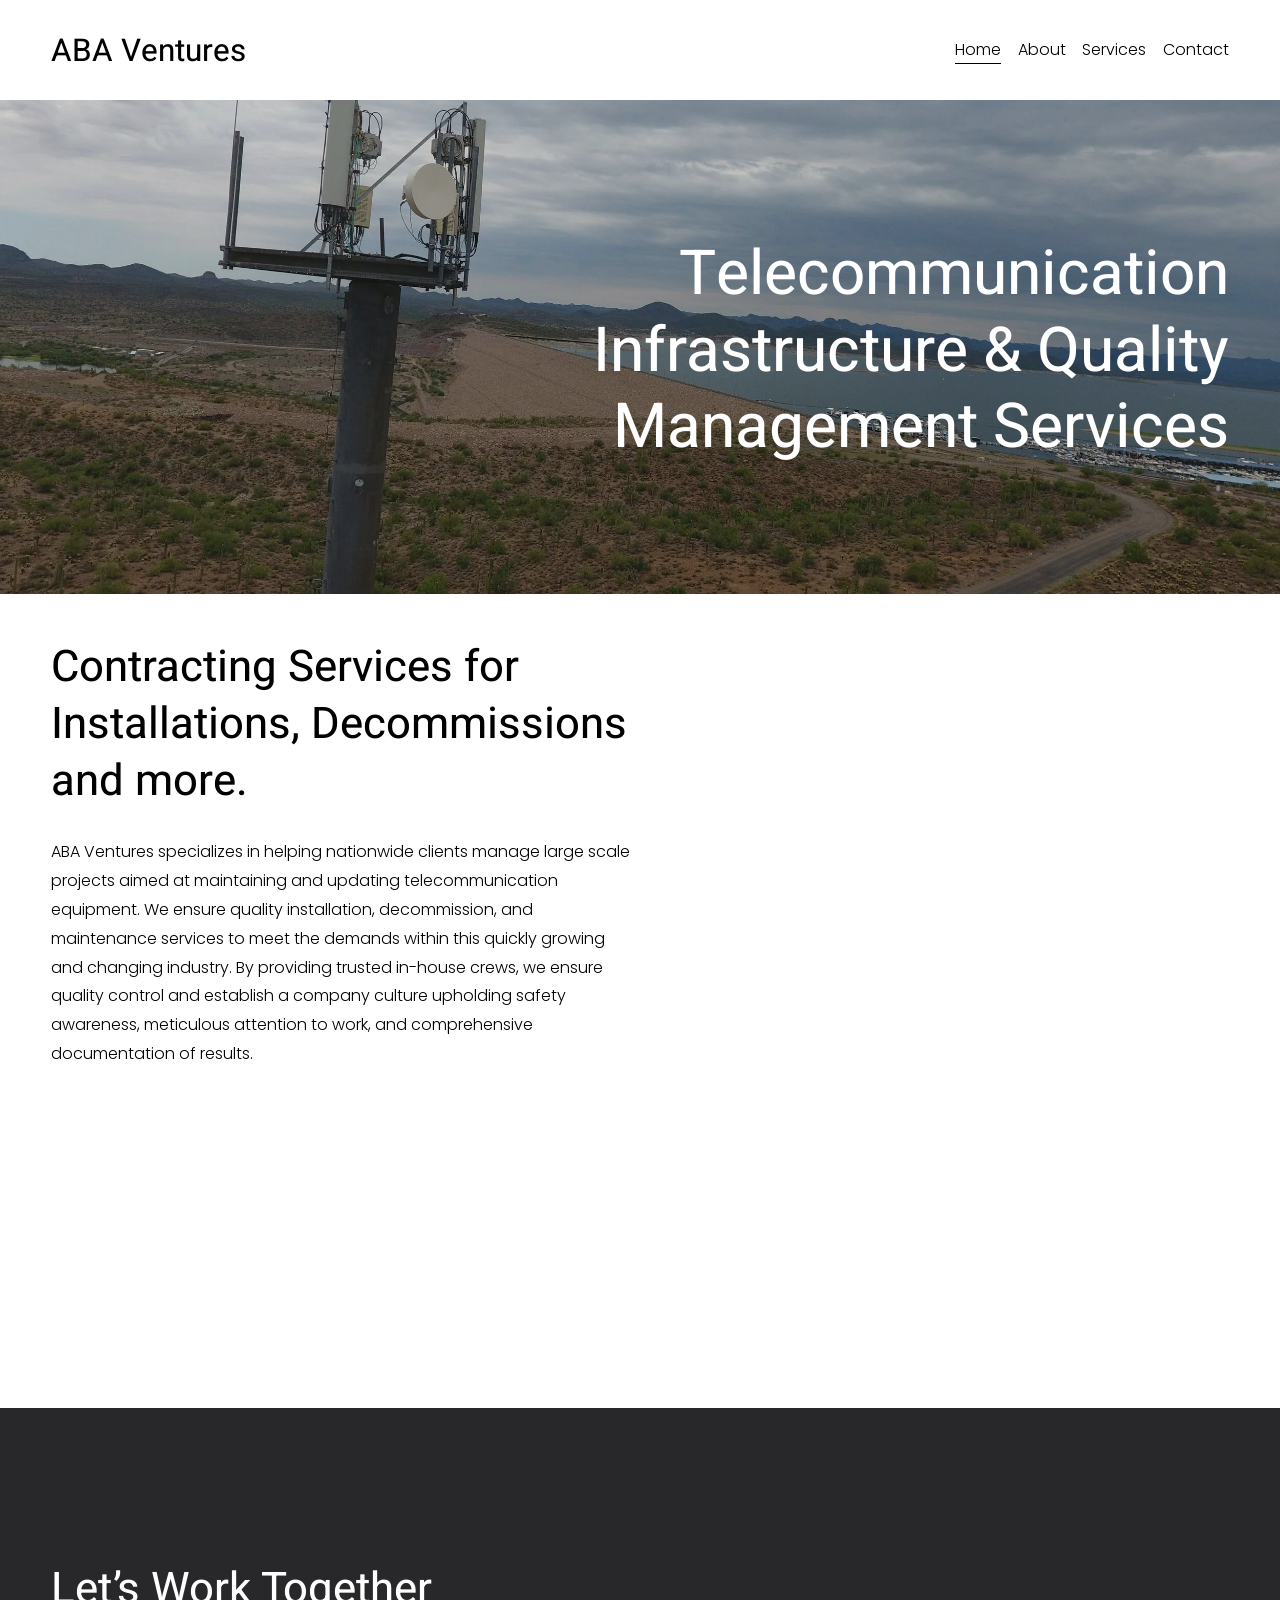
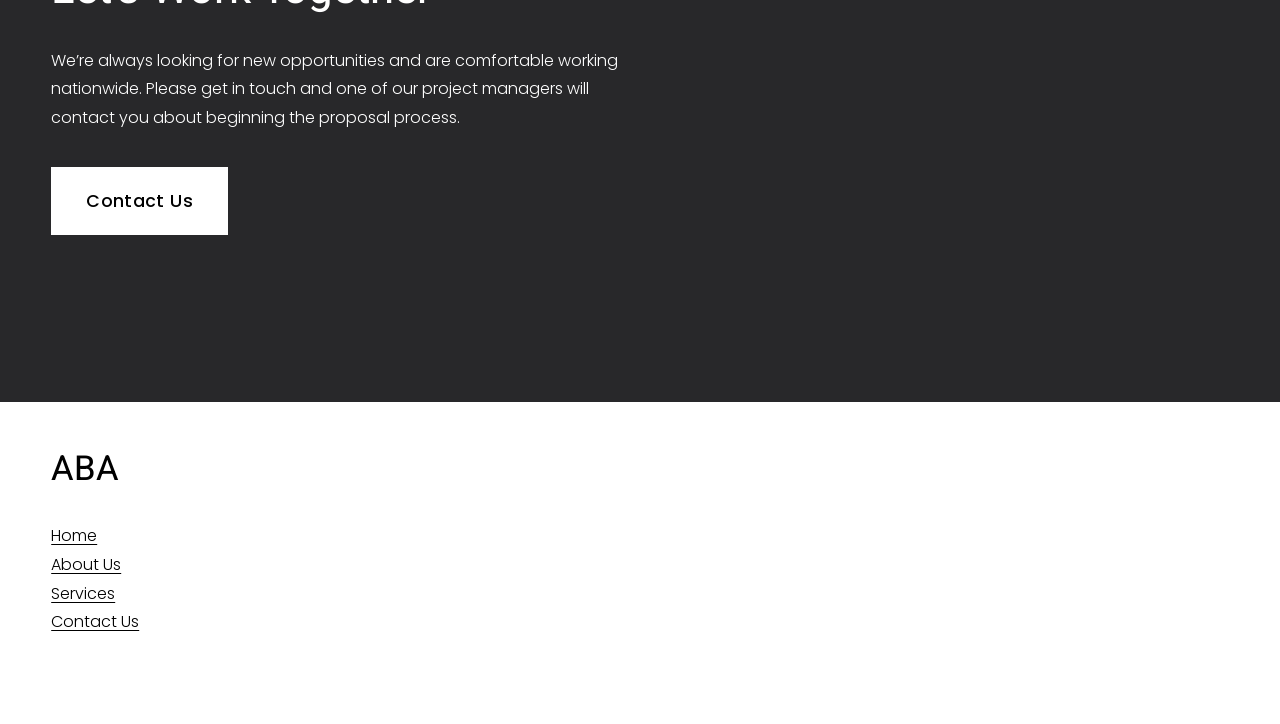
<file: index.html>
<!DOCTYPE html>
<html lang="en">
<head>
  <meta charset="utf-8">
  <meta name="viewport" content="width=device-width, initial-scale=1">
  <title>ABA Ventures</title>
  <meta name="description" content="ABA Ventures provides telecommunication infrastructure contracting and quality management services nationwide: installations, cell site decommissioning, and project management.">
  <link rel="canonical" href="https://www.abaventures.net/">
  <meta property="og:type" content="website">
  <meta property="og:site_name" content="ABA Ventures">
  <meta property="og:title" content="ABA Ventures">
  <meta property="og:description" content="ABA Ventures provides telecommunication infrastructure contracting and quality management services nationwide: installations, cell site decommissioning, and project management.">
  <meta property="og:url" content="https://www.abaventures.net/">
  <meta property="og:image" content="https://www.abaventures.net/images/hero-tower.jpg">
  <meta name="twitter:card" content="summary_large_image">
  <link rel="icon" href="favicon.svg" type="image/svg+xml">
  <link rel="preload" href="fonts/poppins-300-latin.woff2" as="font" type="font/woff2" crossorigin>
  <link rel="preload" href="fonts/heebo-latin.woff2" as="font" type="font/woff2" crossorigin>
  <link rel="stylesheet" href="css/style.css">
</head>
<body>
  <a class="skip" href="#main">Skip to Content</a>
  <header class="header">
    <div class="header-inner">
      <p class="site-title"><a href="./">ABA Ventures</a></p>
      <nav class="nav" aria-label="Main"><a href="" aria-current="page">Home</a><a href="about/">About</a><a href="services/">Services</a><a href="contact/">Contact</a></nav>
      <button class="burger" type="button" aria-label="Open Menu" aria-expanded="false" aria-controls="mobile-menu"><span class="burger-box"><span></span><span></span></span></button>
    </div>
    <nav class="mobile-menu" id="mobile-menu" aria-label="Mobile"><ul><li><a href="">Home</a></li><li><a href="about/">About</a></li><li><a href="services/">Services</a></li><li><a href="contact/">Contact</a></li></ul></nav>
  </header>

  <main id="main">
    <section class="section medium theme-image">
      <div class="section-bg"><img src="images/hero-tower.jpg" alt="" width="2500" height="1875" style="object-position: 83.5638% 35.5%" fetchpriority="high"></div>
      <div class="wrap"><div class="content medium align-right">
        <div class="block text-right">
          <h1>Telecommunication Infrastructure &amp; Quality Management Services</h1>
        </div>
      </div></div>
    </section>

    <section class="section small">
      <div class="wrap"><div class="content narrow">
        <div class="block">
          <h2>Contracting Services for Installations, Decommissions and more.</h2>
          <p>ABA Ventures specializes in helping nationwide clients manage large scale projects aimed at maintaining and updating telecommunication equipment. We ensure quality installation, decommission, and maintenance services to meet the demands within this quickly growing and changing industry. By providing trusted in-house crews, we ensure quality control and establish a company culture upholding safety awareness, meticulous attention to work, and comprehensive documentation of results.</p>
        </div>
      </div></div>
    </section>

    <section class="section spacer-section" aria-hidden="true"></section>

    <section class="section medium theme-dark">
      <div class="wrap"><div class="content narrow">
        <div class="block">
          <h2>Let&rsquo;s Work Together</h2>
          <p>We&rsquo;re always looking for new opportunities and are comfortable working nationwide. Please get in touch and one of our project managers will contact you about beginning the proposal process.</p>
        </div>
        <div class="block">
          <a class="button button-light" href="contact/">Contact Us</a>
        </div>
      </div></div>
    </section>
  </main>

  <footer class="footer">
    <section class="section small">
      <div class="wrap"><div class="content medium">
        <div class="block">
          <h3>ABA</h3>
          <p><a href="">Home</a><br><a href="about/">About Us</a><br><a href="services/">Services</a><br><a href="contact/">Contact Us</a></p>
          <p><br></p>
        </div>
      </div></div>
    </section>
  </footer>

  <script>
    (function () {
      var b = document.querySelector(".burger");
      b.addEventListener("click", function () {
        var open = document.body.classList.toggle("menu-open");
        b.setAttribute("aria-expanded", open);
        b.setAttribute("aria-label", open ? "Close Menu" : "Open Menu");
      });
    })();
  </script>
</body>
</html>
</file>
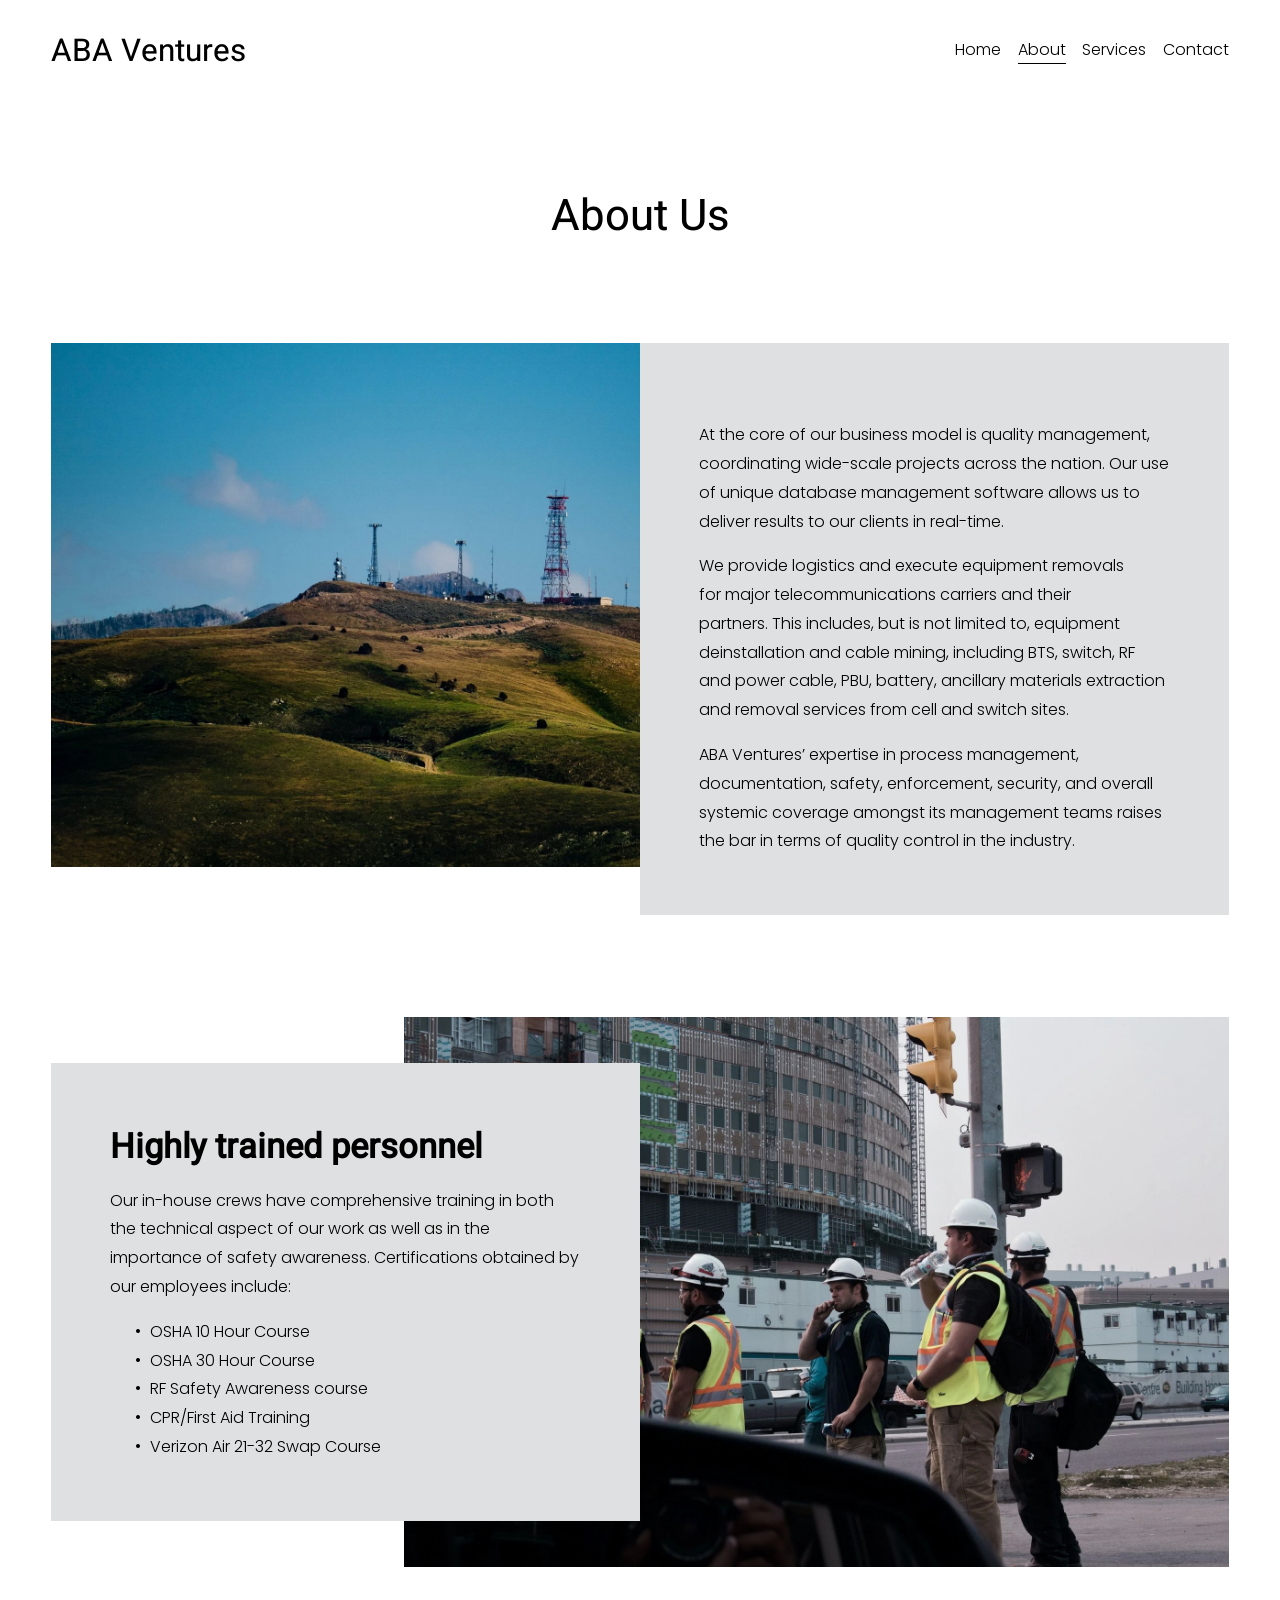
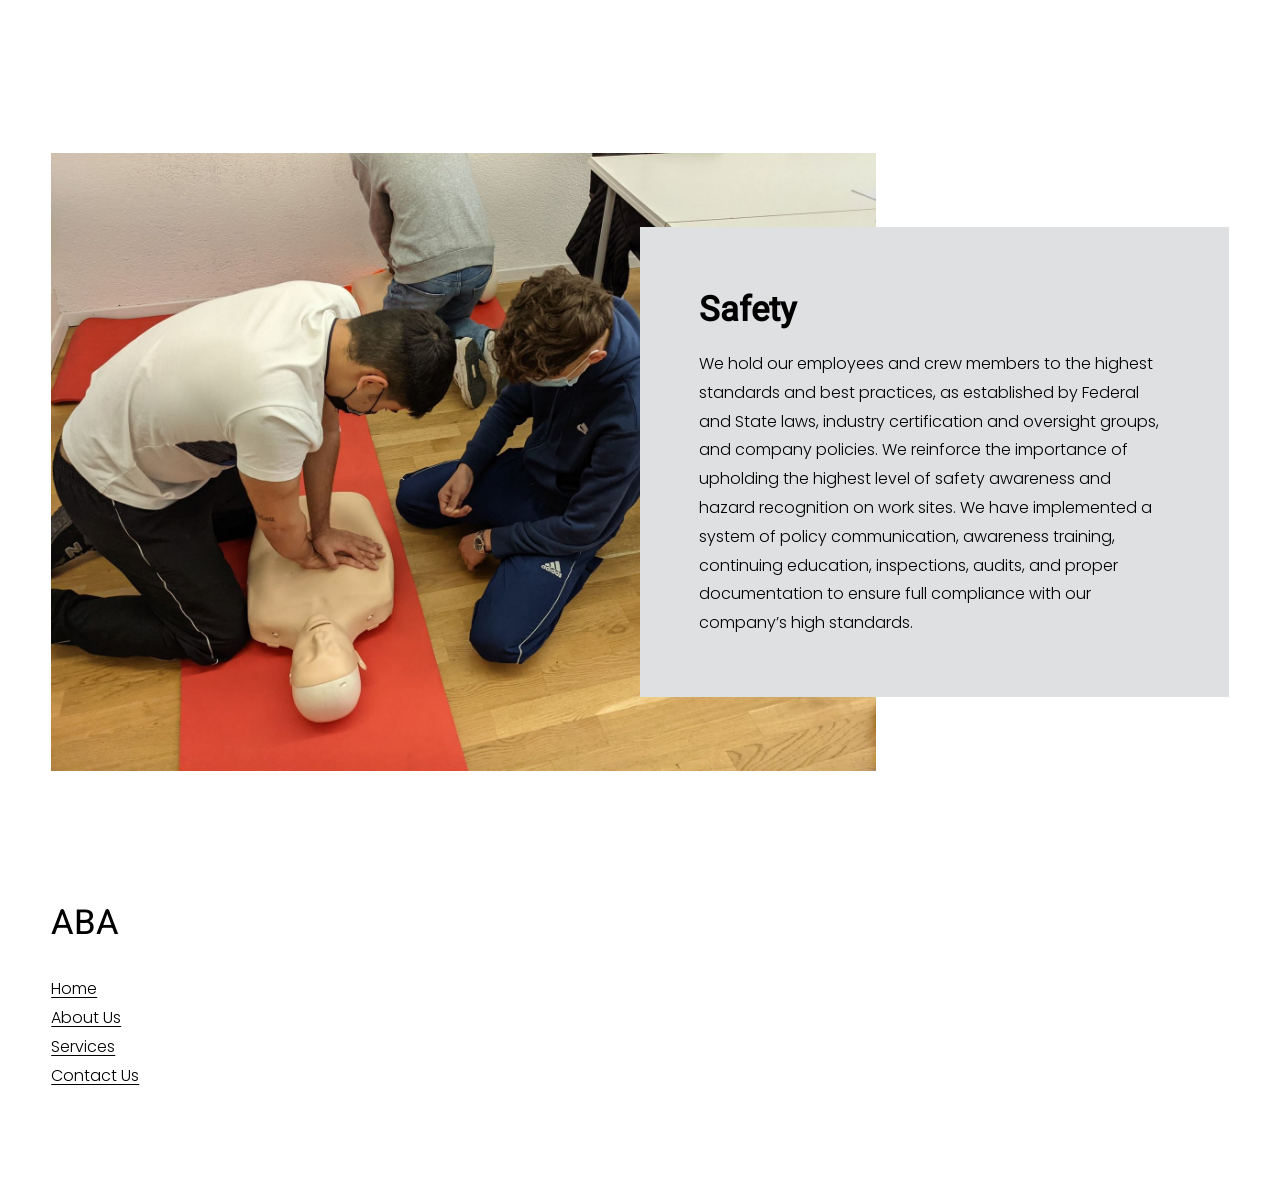
<file: about/index.html>
<!DOCTYPE html>
<html lang="en">
<head>
  <meta charset="utf-8">
  <meta name="viewport" content="width=device-width, initial-scale=1">
  <title>About &mdash; ABA Ventures</title>
  <meta name="description" content="About ABA Ventures: quality-managed telecom equipment removal, logistics, and in-house crews trained in OSHA, RF safety, and carrier-specific procedures.">
  <link rel="canonical" href="https://www.abaventures.net/about/">
  <meta property="og:type" content="website">
  <meta property="og:site_name" content="ABA Ventures">
  <meta property="og:title" content="About &mdash; ABA Ventures">
  <meta property="og:description" content="About ABA Ventures: quality-managed telecom equipment removal, logistics, and in-house crews trained in OSHA, RF safety, and carrier-specific procedures.">
  <meta property="og:url" content="https://www.abaventures.net/about/">
  <meta property="og:image" content="https://www.abaventures.net/images/hero-tower.jpg">
  <meta name="twitter:card" content="summary_large_image">
  <link rel="icon" href="../favicon.svg" type="image/svg+xml">
  <link rel="preload" href="../fonts/poppins-300-latin.woff2" as="font" type="font/woff2" crossorigin>
  <link rel="preload" href="../fonts/heebo-latin.woff2" as="font" type="font/woff2" crossorigin>
  <link rel="stylesheet" href="../css/style.css">
</head>
<body>
  <a class="skip" href="#main">Skip to Content</a>
  <header class="header">
    <div class="header-inner">
      <p class="site-title"><a href="../">ABA Ventures</a></p>
      <nav class="nav" aria-label="Main"><a href="../">Home</a><a href="../about/" aria-current="page">About</a><a href="../services/">Services</a><a href="../contact/">Contact</a></nav>
      <button class="burger" type="button" aria-label="Open Menu" aria-expanded="false" aria-controls="mobile-menu"><span class="burger-box"><span></span><span></span></span></button>
    </div>
    <nav class="mobile-menu" id="mobile-menu" aria-label="Mobile"><ul><li><a href="../">Home</a></li><li><a href="../about/">About</a></li><li><a href="../services/">Services</a></li><li><a href="../contact/">Contact</a></li></ul></nav>
  </header>

  <main id="main">
    <section class="section medium">
      <div class="wrap"><div class="content">
        <div class="block text-center"><h2>About Us</h2></div>
          <div class="block spacer" aria-hidden="true"></div>
          <div class="block">
            <figure class="figure collage">
              <div class="media"><img src="../images/about-1.jpg" alt="Communication towers on top of a green hillside" width="1800" height="1144" loading="lazy"></div>
              <figcaption class="card">
                <div class="title"></div>
                <div class="sub"><p>At the core of our business model is quality management, coordinating wide-scale projects across the nation. Our use of unique database management software allows us to deliver results to our clients in real-time.</p><p>We provide logistics and execute equipment removals for&nbsp;major telecommunications carriers and their partners.&nbsp;This includes, but is not limited to,&nbsp;equipment deinstallation and cable mining, including BTS, switch, RF and power cable, PBU, battery, ancillary materials extraction and removal services from cell and switch sites.</p><p>ABA Ventures&rsquo; expertise in&nbsp;process management, documentation, safety, enforcement, security, and overall systemic coverage amongst its&nbsp;management teams raises the bar in terms of quality control in the industry.</p></div>
              </figcaption>
            </figure>
          </div>
          <div class="block spacer" aria-hidden="true"></div>
          <div class="block">
            <figure class="figure collage flip">
              <div class="media"><img src="../images/about-personnel.jpg" alt="Crew members in hard hats and safety vests at a construction site" width="1800" height="1200" loading="lazy"></div>
              <figcaption class="card">
                <div class="title"><h3><strong>Highly trained personnel</strong></h3></div>
                <div class="sub"><p>Our in-house crews have comprehensive training&nbsp;in both the technical aspect of our work as well as in the importance of safety awareness. Certifications obtained by our employees&nbsp;include:</p><ul class="bullets"><li><p>OSHA 10 Hour Course</p></li><li><p>OSHA 30 Hour Course</p></li><li><p>RF Safety Awareness course</p></li><li><p>CPR/First Aid Training</p></li><li><p>Verizon Air 21-32 Swap Course</p></li></ul></div>
              </figcaption>
            </figure>
          </div>
      </div></div>
    </section>

    <section class="section medium">
      <div class="wrap"><div class="content">
          <div class="block">
            <figure class="figure collage">
              <div class="media"><img src="../images/about-safety.jpg" alt="CPR training on a practice mannequin" width="1800" height="1350" loading="lazy"></div>
              <figcaption class="card">
                <div class="title"><h3><strong>Safety</strong></h3></div>
                <div class="sub"><p>We hold our employees and crew members to the highest standards and best practices, as established by Federal and State laws, industry certification and oversight groups, and company policies. We reinforce the importance of upholding the highest level of safety awareness and hazard recognition on work sites. We have implemented a system of policy communication, awareness training, continuing education, inspections, audits, and proper documentation to ensure full compliance with our company&rsquo;s high standards.</p></div>
              </figcaption>
            </figure>
          </div>
      </div></div>
    </section>
  </main>

  <footer class="footer">
    <section class="section small">
      <div class="wrap"><div class="content medium">
        <div class="block">
          <h3>ABA</h3>
          <p><a href="../">Home</a><br><a href="../about/">About Us</a><br><a href="../services/">Services</a><br><a href="../contact/">Contact Us</a></p>
          <p><br></p>
        </div>
      </div></div>
    </section>
  </footer>

  <script>
    (function () {
      var b = document.querySelector(".burger");
      b.addEventListener("click", function () {
        var open = document.body.classList.toggle("menu-open");
        b.setAttribute("aria-expanded", open);
        b.setAttribute("aria-label", open ? "Close Menu" : "Open Menu");
      });
    })();
  </script>
</body>
</html>
</file>
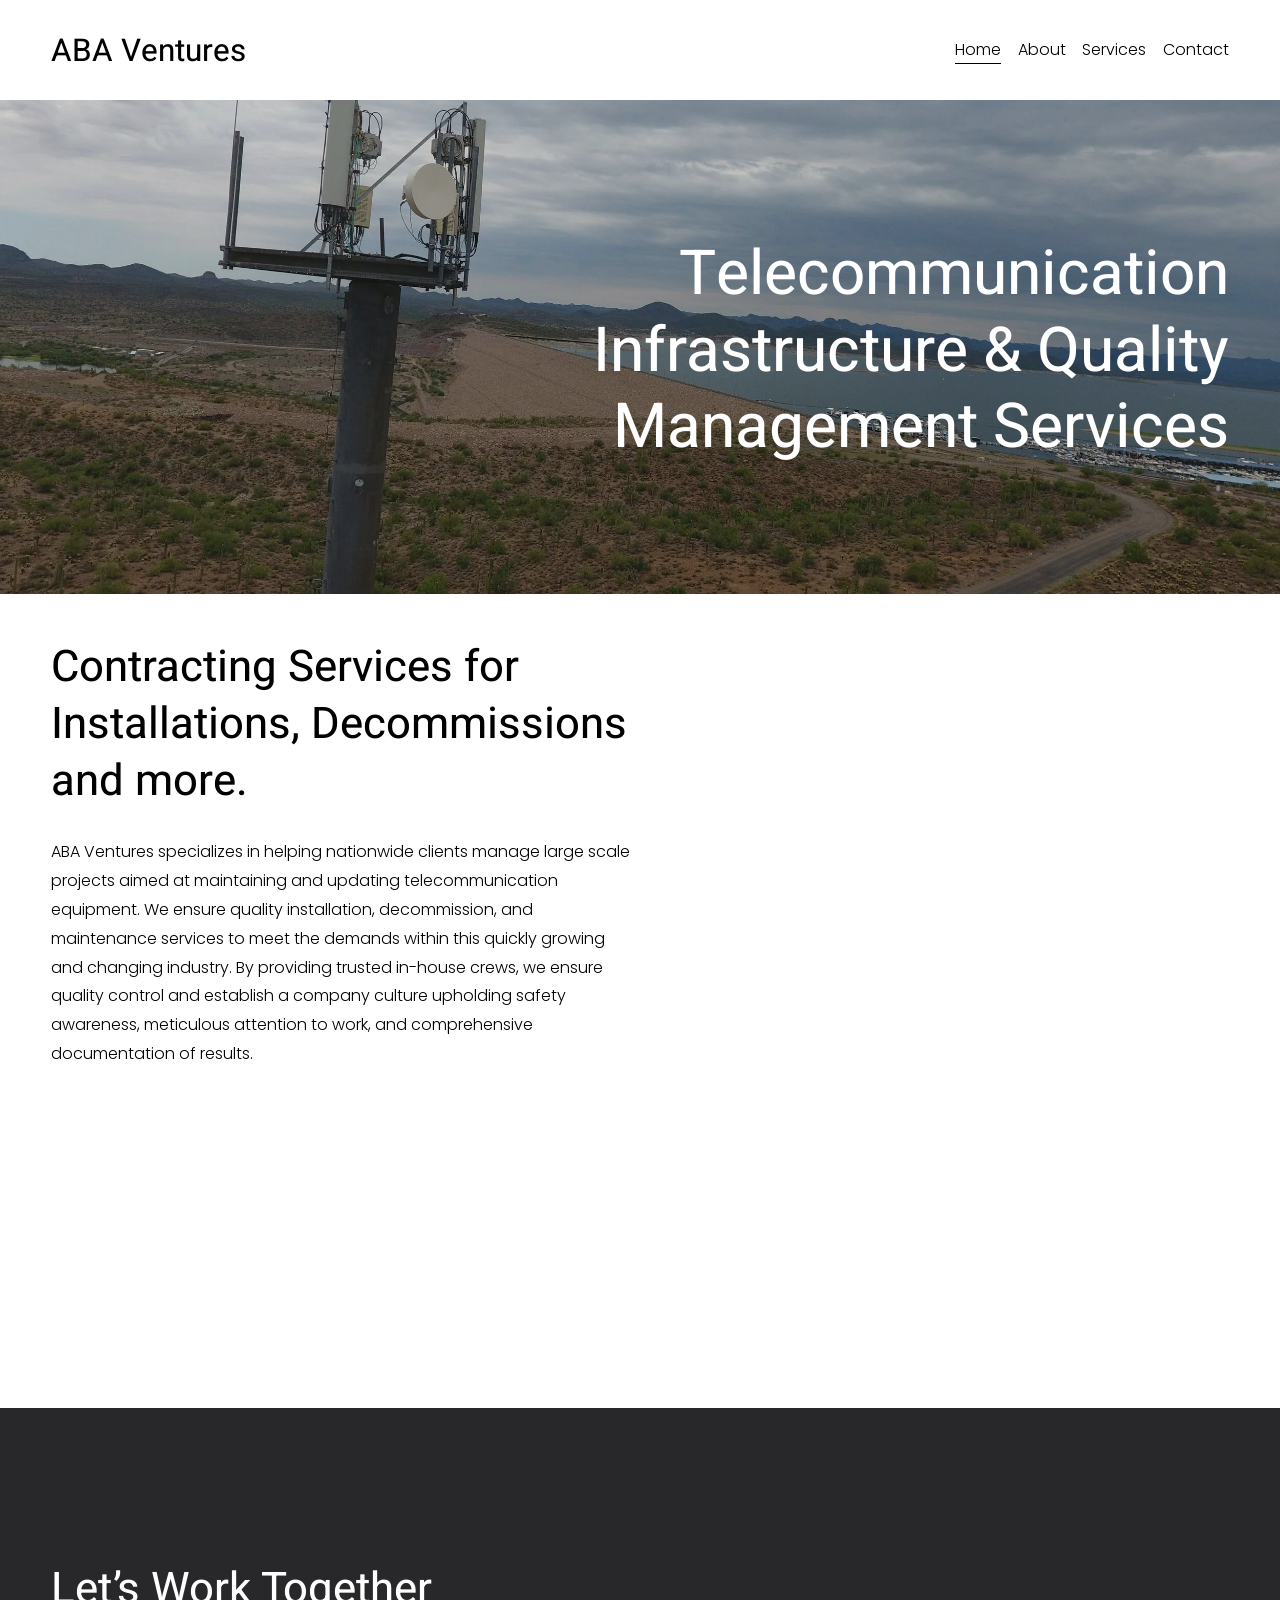
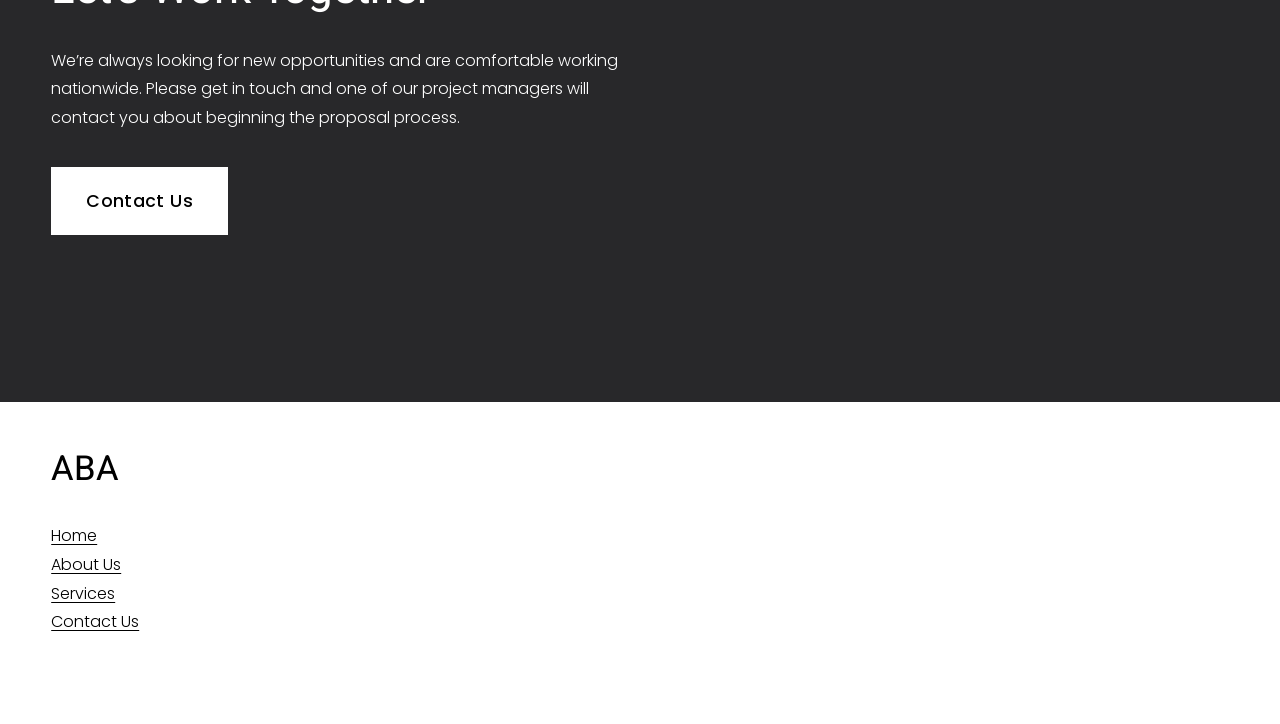
<file: cart/index.html>
<!DOCTYPE html>
<html lang="en"><head><meta charset="utf-8"><title>ABA Ventures</title>
<meta name="robots" content="noindex">
<meta http-equiv="refresh" content="0; url=../">
<link rel="canonical" href="https://www.abaventures.net/">
</head><body><p><a href="../">Continue to ABA Ventures</a></p></body></html>
</file>
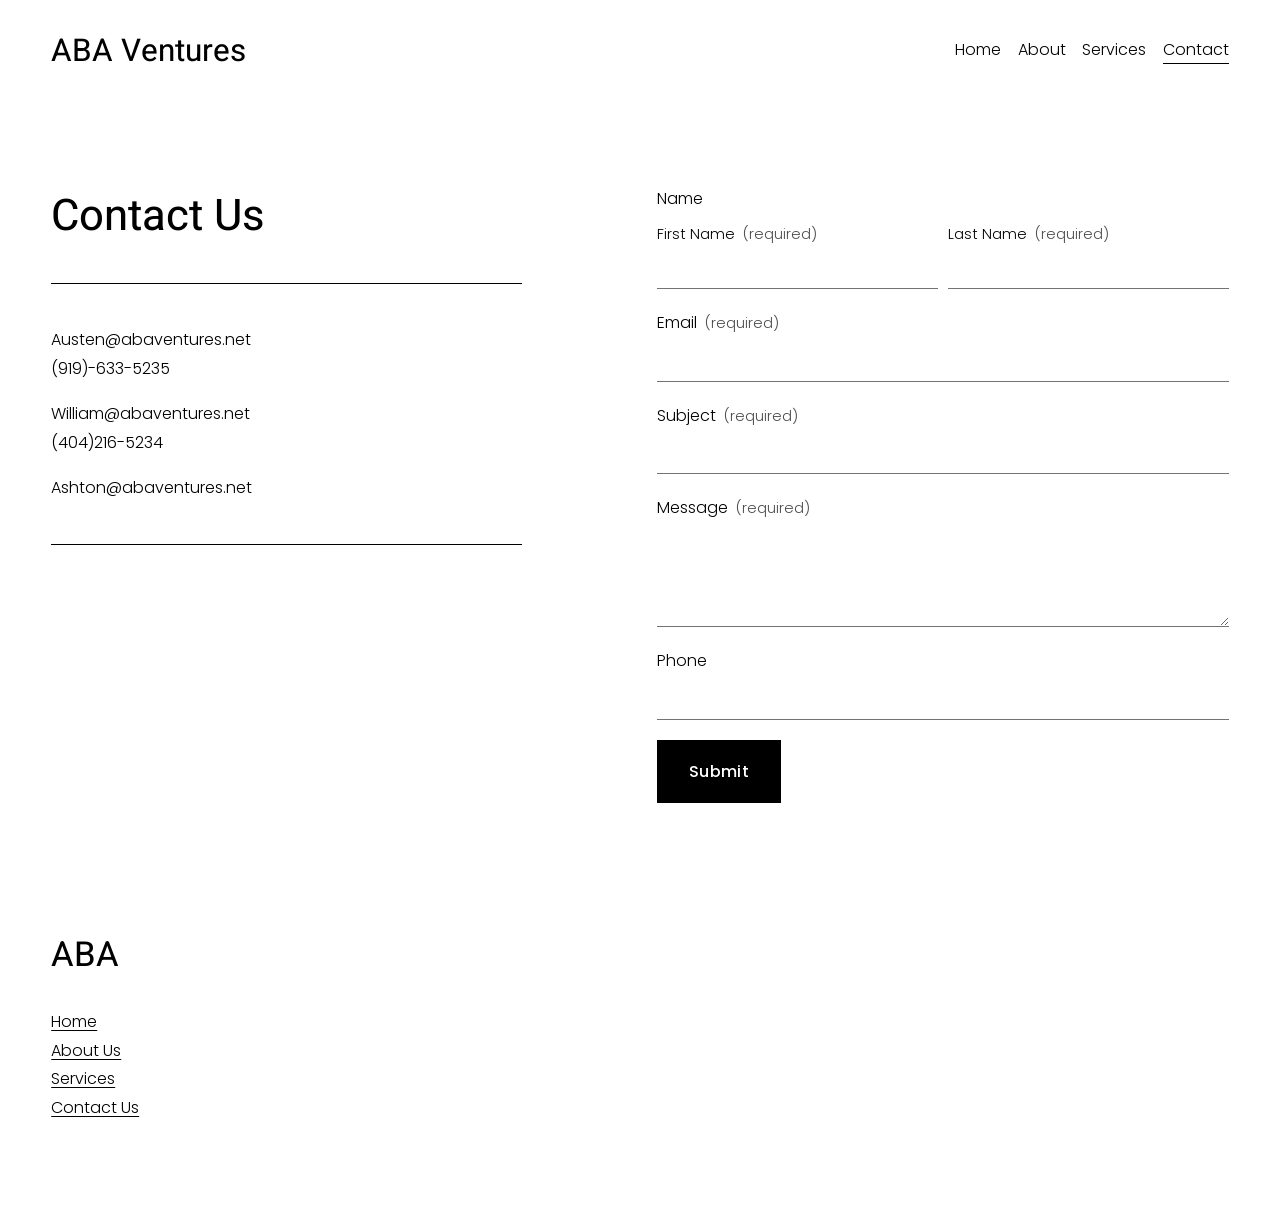
<file: contact/index.html>
<!DOCTYPE html>
<html lang="en">
<head>
  <meta charset="utf-8">
  <meta name="viewport" content="width=device-width, initial-scale=1">
  <title>Contact &mdash; ABA Ventures</title>
  <meta name="description" content="Contact ABA Ventures to start the proposal process for telecommunication infrastructure and decommissioning projects nationwide.">
  <link rel="canonical" href="https://www.abaventures.net/contact/">
  <meta property="og:type" content="website">
  <meta property="og:site_name" content="ABA Ventures">
  <meta property="og:title" content="Contact &mdash; ABA Ventures">
  <meta property="og:description" content="Contact ABA Ventures to start the proposal process for telecommunication infrastructure and decommissioning projects nationwide.">
  <meta property="og:url" content="https://www.abaventures.net/contact/">
  <meta property="og:image" content="https://www.abaventures.net/images/hero-tower.jpg">
  <meta name="twitter:card" content="summary_large_image">
  <link rel="icon" href="../favicon.svg" type="image/svg+xml">
  <link rel="preload" href="../fonts/poppins-300-latin.woff2" as="font" type="font/woff2" crossorigin>
  <link rel="preload" href="../fonts/heebo-latin.woff2" as="font" type="font/woff2" crossorigin>
  <link rel="stylesheet" href="../css/style.css">
</head>
<body>
  <a class="skip" href="#main">Skip to Content</a>
  <header class="header">
    <div class="header-inner">
      <p class="site-title"><a href="../">ABA Ventures</a></p>
      <nav class="nav" aria-label="Main"><a href="../">Home</a><a href="../about/">About</a><a href="../services/">Services</a><a href="../contact/" aria-current="page">Contact</a></nav>
      <button class="burger" type="button" aria-label="Open Menu" aria-expanded="false" aria-controls="mobile-menu"><span class="burger-box"><span></span><span></span></span></button>
    </div>
    <nav class="mobile-menu" id="mobile-menu" aria-label="Mobile"><ul><li><a href="../">Home</a></li><li><a href="../about/">About</a></li><li><a href="../services/">Services</a></li><li><a href="../contact/">Contact</a></li></ul></nav>
  </header>

  <main id="main">
    <section class="section medium">
      <div class="wrap"><div class="content">
        <div class="row">
          <div class="col col-5">
            <div class="block"><h2>Contact Us</h2></div>
            <div class="block"><hr></div>
            <div class="block">
              <p><a href="mailto:Austen@abaventures.net" style="text-decoration:none">Austen@abaventures.net</a><br><a href="tel:+19196335235" style="text-decoration:none">(919)-633-5235</a></p>
              <p><a href="mailto:William@abaventures.net" style="text-decoration:none">William@abaventures.net</a><br><a href="tel:+14042165234" style="text-decoration:none">(404)216-5234</a></p>
              <p><a href="mailto:Ashton@abaventures.net" style="text-decoration:none">Ashton@abaventures.net</a></p>
            </div>
            <div class="block"><hr></div>
            <div class="block"></div>
          </div>
          <div class="col col-1"><div class="block spacer" aria-hidden="true"></div></div>
          <div class="col col-6">
            <div class="block" id="contact-form">
              <form class="form" action="https://formsubmit.co/Austen@abaventures.net" method="POST">
                <input type="hidden" name="_subject" value="New message from abaventures.net">
                <input type="hidden" name="_template" value="table">
                <input type="hidden" name="_captcha" value="false">
                <input type="hidden" name="_next" value="https://www.abaventures.net/contact/?sent=1">
                <input class="honey" type="text" name="_honey" tabindex="-1" autocomplete="off" aria-hidden="true">
                <fieldset>
                  <legend>Name</legend>
                  <div class="pair">
                    <label class="field"><span class="caption">First Name<span class="req">(required)</span></span><input type="text" name="First Name" autocomplete="given-name" required></label>
                    <label class="field"><span class="caption">Last Name<span class="req">(required)</span></span><input type="text" name="Last Name" autocomplete="family-name" required></label>
                  </div>
                </fieldset>
                <label class="field"><span class="title">Email<span class="req">(required)</span></span><input type="email" name="email" autocomplete="email" required></label>
                <label class="field"><span class="title">Subject<span class="req">(required)</span></span><input type="text" name="Subject" required></label>
                <label class="field"><span class="title">Message<span class="req">(required)</span></span><textarea name="Message" required></textarea></label>
                <fieldset>
                  <legend>Phone</legend>
                  <label class="field"><input type="tel" name="Phone" autocomplete="tel" aria-label="Phone"></label>
                </fieldset>
                <button class="button button-dark" type="submit">Submit</button>
              </form>
              <p class="form-sent">Thank you!</p>
            </div>
          </div>
        </div>
      </div></div>
    </section>
    <script>
      (function () {
        var form = document.querySelector(".form");
        form.querySelector('[name="_next"]').value = location.origin + location.pathname + "?sent=1";
        if (/[?&]sent=1/.test(location.search)) document.getElementById("contact-form").classList.add("sent");
      })();
    </script>
  </main>

  <footer class="footer">
    <section class="section small">
      <div class="wrap"><div class="content medium">
        <div class="block">
          <h3>ABA</h3>
          <p><a href="../">Home</a><br><a href="../about/">About Us</a><br><a href="../services/">Services</a><br><a href="../contact/">Contact Us</a></p>
          <p><br></p>
        </div>
      </div></div>
    </section>
  </footer>

  <script>
    (function () {
      var b = document.querySelector(".burger");
      b.addEventListener("click", function () {
        var open = document.body.classList.toggle("menu-open");
        b.setAttribute("aria-expanded", open);
        b.setAttribute("aria-label", open ? "Close Menu" : "Open Menu");
      });
    })();
  </script>
</body>
</html>
</file>
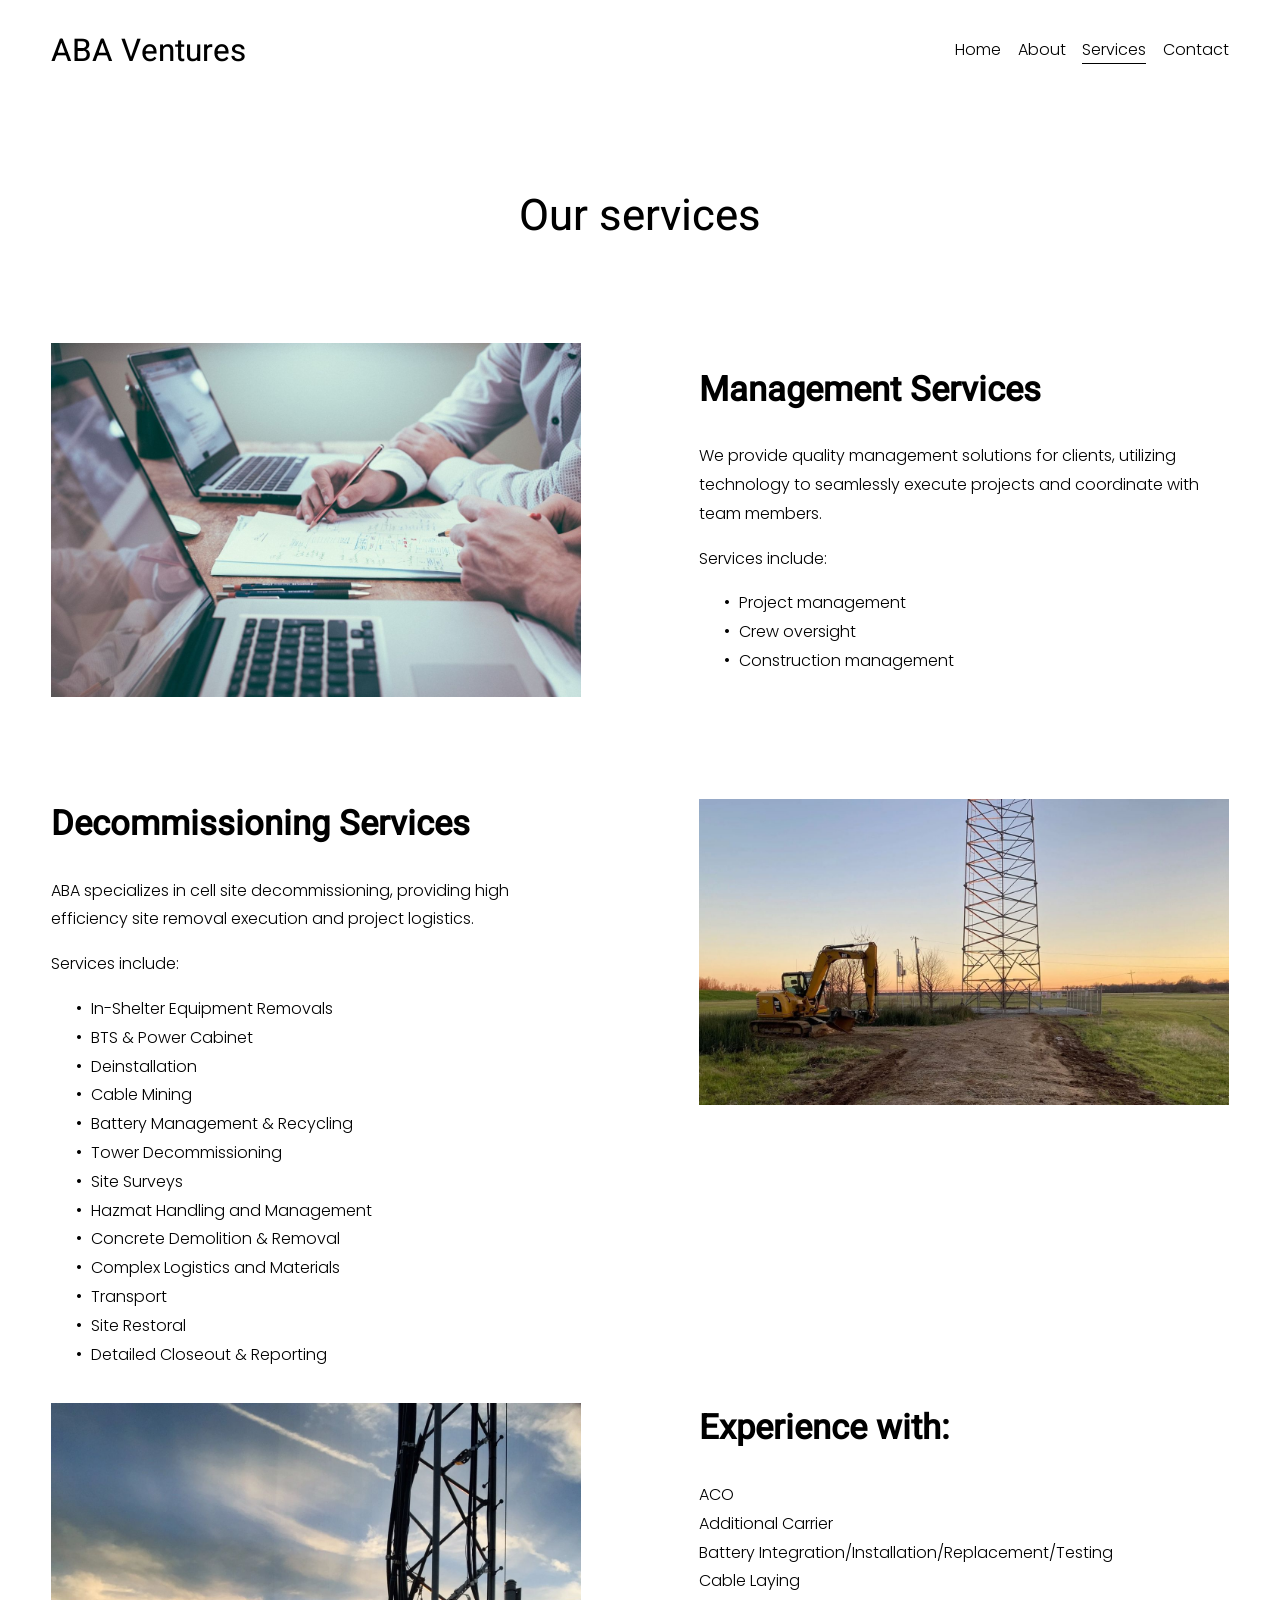
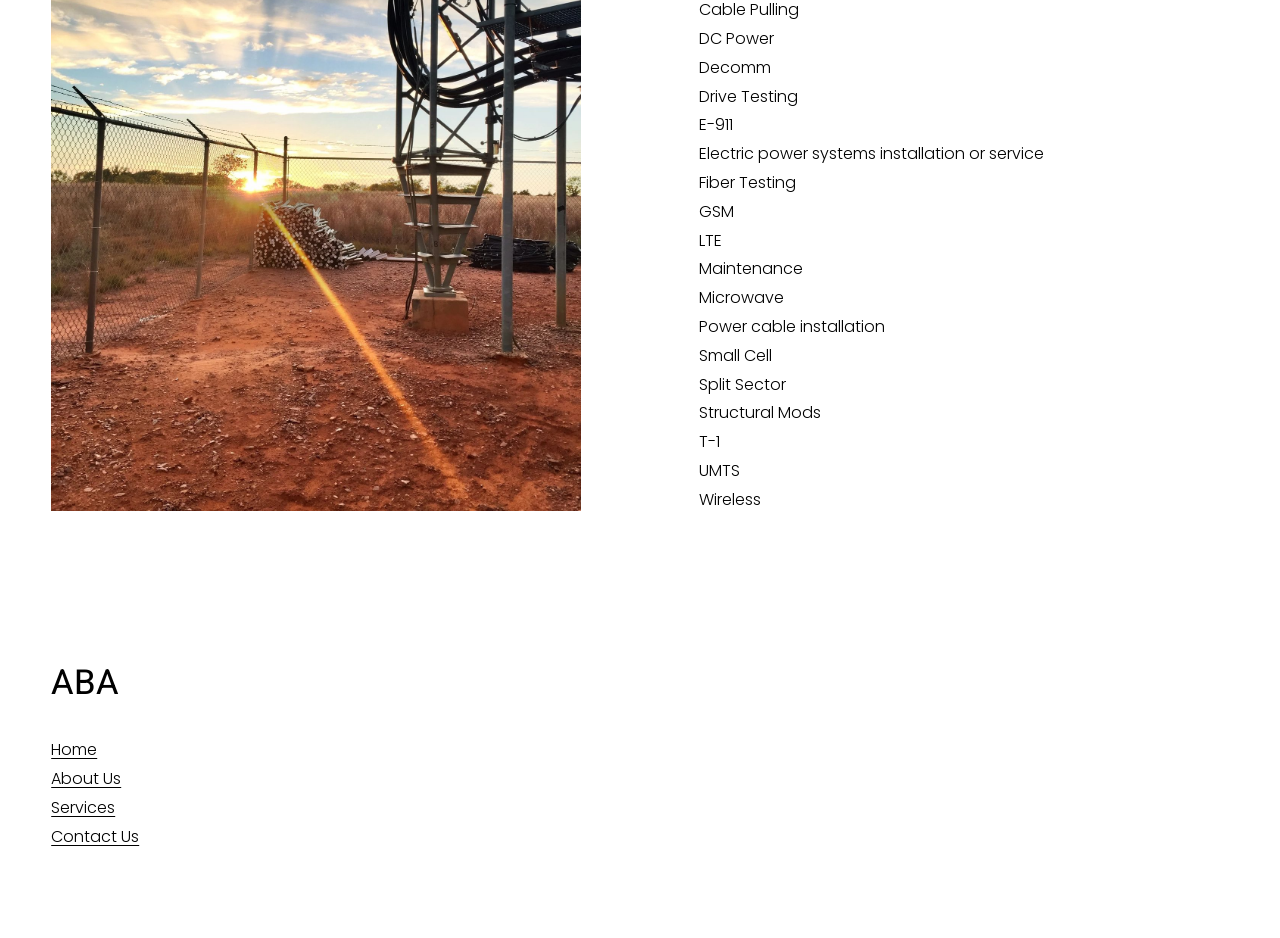
<file: services/index.html>
<!DOCTYPE html>
<html lang="en">
<head>
  <meta charset="utf-8">
  <meta name="viewport" content="width=device-width, initial-scale=1">
  <title>Services &mdash; ABA Ventures</title>
  <meta name="description" content="ABA Ventures services: project and construction management, cell site decommissioning, cable mining, battery recycling, site restoral, and closeout reporting.">
  <link rel="canonical" href="https://www.abaventures.net/services/">
  <meta property="og:type" content="website">
  <meta property="og:site_name" content="ABA Ventures">
  <meta property="og:title" content="Services &mdash; ABA Ventures">
  <meta property="og:description" content="ABA Ventures services: project and construction management, cell site decommissioning, cable mining, battery recycling, site restoral, and closeout reporting.">
  <meta property="og:url" content="https://www.abaventures.net/services/">
  <meta property="og:image" content="https://www.abaventures.net/images/hero-tower.jpg">
  <meta name="twitter:card" content="summary_large_image">
  <link rel="icon" href="../favicon.svg" type="image/svg+xml">
  <link rel="preload" href="../fonts/poppins-300-latin.woff2" as="font" type="font/woff2" crossorigin>
  <link rel="preload" href="../fonts/heebo-latin.woff2" as="font" type="font/woff2" crossorigin>
  <link rel="stylesheet" href="../css/style.css">
</head>
<body>
  <a class="skip" href="#main">Skip to Content</a>
  <header class="header">
    <div class="header-inner">
      <p class="site-title"><a href="../">ABA Ventures</a></p>
      <nav class="nav" aria-label="Main"><a href="../">Home</a><a href="../about/">About</a><a href="../services/" aria-current="page">Services</a><a href="../contact/">Contact</a></nav>
      <button class="burger" type="button" aria-label="Open Menu" aria-expanded="false" aria-controls="mobile-menu"><span class="burger-box"><span></span><span></span></span></button>
    </div>
    <nav class="mobile-menu" id="mobile-menu" aria-label="Mobile"><ul><li><a href="../">Home</a></li><li><a href="../about/">About</a></li><li><a href="../services/">Services</a></li><li><a href="../contact/">Contact</a></li></ul></nav>
  </header>

  <main id="main">
    <section class="section medium">
      <div class="wrap"><div class="content">
        <div class="block text-center"><h2>Our services</h2></div>
          <div class="block spacer" aria-hidden="true"></div>
          <div class="block">
            <figure class="figure split">
              <div class="media"><img src="../images/services-management.jpg" alt="Project planning with laptops and paperwork" width="1400" height="934" loading="lazy"></div>
              <figcaption class="card">
                <div class="title"><h3><strong>Management Services</strong></h3></div>
                <div class="sub"><p>We provide quality management solutions for clients, utilizing technology to seamlessly execute projects and coordinate with team members.</p><p>Services include:</p><ul class="bullets"><li><p>Project management</p></li><li><p>Crew oversight</p></li><li><p>Construction management</p></li></ul></div>
              </figcaption>
            </figure>
          </div>
          <div class="block spacer" aria-hidden="true"></div>
          <div class="block">
            <figure class="figure split flip">
              <div class="media"><img src="../images/services-decommissioning.jpg" alt="Excavator beside a lattice tower at a cell site at sunset" width="1400" height="808" loading="lazy"></div>
              <figcaption class="card">
                <div class="title"><h3><strong>Decommissioning Services</strong></h3></div>
                <div class="sub"><p>ABA specializes in cell site decommissioning, providing high efficiency site removal execution and project logistics.</p><p>Services include:</p><ul class="bullets"><li><p>In-Shelter Equipment Removals</p></li><li><p>BTS &amp; Power Cabinet</p></li><li><p>Deinstallation</p></li><li><p>Cable Mining</p></li><li><p>Battery Management &amp; Recycling</p></li><li><p>Tower Decommissioning</p></li><li><p>Site Surveys</p></li><li><p>Hazmat Handling and Management</p></li><li><p>Concrete Demolition &amp; Removal</p></li><li><p>Complex Logistics and Materials</p></li><li><p>Transport</p></li><li><p>Site Restoral</p></li><li><p>Detailed Closeout &amp; Reporting</p></li></ul></div>
              </figcaption>
            </figure>
          </div>
          <div class="block">
            <figure class="figure split">
              <div class="media"><img src="../images/services-experience.jpg" alt="Base of a tower with cable runs inside a fenced cell site at sunset" width="1400" height="1869" loading="lazy"></div>
              <figcaption class="card">
                <div class="title"><h3><strong>Experience with:</strong></h3></div>
                <div class="sub"><p>ACO<br>Additional Carrier<br>Battery Integration/Installation/Replacement/Testing<br>Cable Laying<br>Cable Pulling<br>DC Power<br>Decomm<br>Drive Testing<br>E-911<br>Electric power systems installation or service<br>Fiber Testing<br>GSM<br>LTE<br>Maintenance<br>Microwave<br>Power cable installation<br>Small Cell<br>Split Sector<br>Structural Mods<br>T-1<br>UMTS<br>Wireless</p></div>
              </figcaption>
            </figure>
          </div>
      </div></div>
    </section>
  </main>

  <footer class="footer">
    <section class="section small">
      <div class="wrap"><div class="content medium">
        <div class="block">
          <h3>ABA</h3>
          <p><a href="../">Home</a><br><a href="../about/">About Us</a><br><a href="../services/">Services</a><br><a href="../contact/">Contact Us</a></p>
          <p><br></p>
        </div>
      </div></div>
    </section>
  </footer>

  <script>
    (function () {
      var b = document.querySelector(".burger");
      b.addEventListener("click", function () {
        var open = document.body.classList.toggle("menu-open");
        b.setAttribute("aria-expanded", open);
        b.setAttribute("aria-label", open ? "Close Menu" : "Open Menu");
      });
    })();
  </script>
</body>
</html>
</file>
<file: css/style.css>
/*
  ABA Ventures — static rebuild of the Squarespace site.
  Every size, spacing rule and breakpoint below was measured from the live
  Squarespace pages so the layout matches at every screen width.
*/

/* ---------- Fonts ---------- */

/* Body: Poppins (same font the Squarespace theme uses) */
@font-face { font-family: "Poppins"; font-style: normal; font-weight: 300; font-display: swap; src: url("../fonts/poppins-300-latin.woff2") format("woff2"); }
@font-face { font-family: "Poppins"; font-style: normal; font-weight: 400; font-display: swap; src: url("../fonts/poppins-400-latin.woff2") format("woff2"); }
@font-face { font-family: "Poppins"; font-style: normal; font-weight: 500; font-display: swap; src: url("../fonts/poppins-500-latin.woff2") format("woff2"); }

/* Headings: Squarespace uses Acumin Pro (an Adobe font licensed only to Squarespace sites).
   Heebo at weight 440 matches its widths within 0.3% and its stroke weight within 0.4%.
   The metric overrides shift the baseline so glyphs sit exactly where Acumin's do.
   It is declared at a single weight on purpose: Squarespace only loads Acumin at 500, so
   bold card titles are faux-bolded by the browser, and this reproduces that exactly.
   If ABA ever adds an Adobe Fonts kit with acumin-pro, it takes over automatically. */
@font-face {
  font-family: "Heebo ABA";
  font-style: normal;
  font-weight: 440;
  font-display: swap;
  src: url("../fonts/heebo-latin.woff2") format("woff2");
  ascent-override: 112.5%;
  descent-override: 34.4%;
  line-gap-override: 0%;
}

/* ---------- Theme values ---------- */

:root {
  --heading-font: "acumin-pro", "Heebo ABA", "Helvetica Neue", Arial, sans-serif;
  --heading-weight: 500;
  --body-font: "Poppins", "Helvetica Neue", Arial, sans-serif;
  --gutter: 4vw;
  --max-width: 1500px;
  --dark: #28282a;
  --card: #dfe0e1;
  /* header height = vertical padding (2 x 2.2vw) + site title line box */
  --header-h: calc(4.4vw + 1.4 * min(1.2vw + 1rem, 34px));
}

@media screen and (max-width: 767px) {
  :root {
    --gutter: 6vw;
    --header-h: calc(12vw + 37px);
  }
}

/* ---------- Base ---------- */

*, *::before, *::after { box-sizing: border-box; }

html { -webkit-text-size-adjust: 100%; }

body {
  margin: 0;
  background: #fff;
  color: #000;
  font-family: var(--body-font);
  font-weight: 300;
  font-size: 16px;
  line-height: 1.8;
  overflow-wrap: break-word;
  -webkit-font-smoothing: antialiased;
  -moz-osx-font-smoothing: grayscale;
}

img { display: block; width: 100%; height: auto; }

a { color: inherit; }

p { margin: 1rem 0; white-space: pre-wrap; }

h1, h2, h3 {
  margin: 2rem 0;
  font-family: var(--heading-font);
  font-weight: var(--heading-weight);
  letter-spacing: 0;
  white-space: pre-wrap;
  /* Squarespace: line-height shrinks slightly as headings get larger */
  line-height: calc(1.4em * (1 + (1 - var(--v)) / 25));
  /* Squarespace fluid size: grows with viewport width, capped at a 1500px page */
  font-size: min(calc((var(--v) - 1) * 1.2vw + 1rem), max(calc((var(--v) - 1) * 18px + 1rem), calc(var(--v) * 1rem)));
}

h1 { --v: 4; }
h2 { --v: 2.8; }
h3 { --v: 2.2; }

/* Phones held upright size headings from the screen height instead */
@media screen and (max-width: 767px) and (orientation: portrait) {
  h1, h2, h3 { font-size: calc((var(--v) - 1) * min(1.2vh, 10.8px) + 1rem); }
  /* "Telecommunication" is too long for a phone screen and breaks mid-word;
     this keeps the break at the same letter as the Acumin original */
  .theme-image h1 { letter-spacing: -0.01em; }
}

.skip {
  position: absolute;
  left: -9999px;
  top: 0;
  z-index: 100;
  padding: 8px 14px;
  background: #000;
  color: #fff;
}
.skip:focus { left: 8px; top: 8px; }

/* ---------- Header ---------- */

.header {
  position: absolute;
  top: 0;
  left: 0;
  right: 0;
  z-index: 10;
  background: #fff;
  padding: 2.2vw 4vw;
}

.header-inner {
  display: flex;
  align-items: center;
}

.site-title {
  --v: 2;
  margin: 0;
  font-family: var(--heading-font);
  font-weight: var(--heading-weight);
  font-size: min(calc((var(--v) - 1) * 1.2vw + 1rem), max(calc((var(--v) - 1) * 18px + 1rem), calc(var(--v) * 1rem)));
  line-height: 1.4;
  white-space: nowrap;
}

.site-title a { text-decoration: none; }

.nav {
  margin-left: auto;
  display: flex;
  gap: 1.3vw;
  text-align: right;
}

.nav a {
  display: flex;
  align-items: center;
  padding: 0.1em 0;
  font-size: 16px;
  line-height: 1.8;
  text-decoration: none;
  white-space: nowrap;
}

.nav a[aria-current="page"] {
  background-image: linear-gradient(currentColor, currentColor);
  background-size: 1px 1px;
  background-repeat: repeat-x;
  background-position: 0 calc(100% - 0.1em);
}

.burger {
  display: none;
  position: relative;
  z-index: 2;
  margin-left: auto;
  padding: 1px 6px;
  border: 0;
  background: none;
  color: #000;
  cursor: pointer;
}

.burger-box { position: relative; display: block; width: 35px; height: 35px; }

.burger-box span {
  position: absolute;
  left: 0;
  top: 50%;
  width: 100%;
  height: 1px;
  background: currentColor;
  transition: transform 0.25s cubic-bezier(0.2, 0.6, 0.3, 1);
}

.burger-box span:first-child { transform: translateY(-5.5px); }
.burger-box span:last-child { transform: translateY(5.5px); }

.menu-open .burger-box span:first-child { transform: scale(0.83) rotate(-135deg); }
.menu-open .burger-box span:last-child { transform: scale(0.83) rotate(135deg); }

.mobile-menu {
  position: fixed;
  inset: 0;
  z-index: 1;
  display: flex;
  align-items: center;
  justify-content: center;
  padding-top: var(--header-h);
  background: #fff;
  text-align: center;
  opacity: 0;
  visibility: hidden;
  transition: opacity 0.14s ease-out, visibility 0.14s;
}

.menu-open .mobile-menu { opacity: 1; visibility: visible; }

.mobile-menu ul { list-style: none; margin: 0; padding: 0; }

.mobile-menu a {
  display: block;
  padding: 0.35em 0;
  font-size: 8.5vw;
  line-height: 1;
  text-decoration: none;
}

@media screen and (max-width: 767px) {
  .header { padding: 6vw; }
  .site-title { font-size: 16px; position: relative; z-index: 2; }
  .nav { display: none; }
  .burger { display: inline-block; }
  .menu-open { overflow: hidden; }
}

/* ---------- Sections ---------- */

.section {
  position: relative;
  display: flex;
  flex-direction: column;
  justify-content: center;
  padding: var(--pad) 0;
}

.section.small { --pad: 3.3vmax; min-height: 33vh; }
.section.medium { --pad: 6.6vmax; min-height: 66vh; }
.section.spacer-section { min-height: 33vh; }

/* The header sits on top of the first section, which reserves room for it */
main > .section:first-child { padding-top: calc(var(--header-h) + var(--pad)); }

.section-bg {
  position: absolute;
  inset: 0;
  overflow: hidden;
}

.section-bg img {
  width: 100%;
  height: 100%;
  object-fit: cover;
}

.section-bg::after {
  content: "";
  position: absolute;
  inset: 0;
  background: #000;
  opacity: 0.15;
}

.theme-image { color: #fff; }
.theme-dark { background: var(--dark); color: #fff; }

.wrap {
  position: relative;
  width: min(100% - 2 * var(--gutter), var(--max-width));
  margin: 0 auto;
}

.content { width: 100%; }
.content.narrow { width: 50%; }
.content.medium { width: 75%; }
.content.align-right { margin-left: auto; }

/* ---------- Blocks ---------- */

.block { padding: 17px 0; }
.block > :first-child { margin-top: 0; }
.block > :last-child { margin-bottom: 0; }

@media screen and (min-width: 768px) {
  .block:first-child { padding-top: 0; }
  .block:only-child { padding-bottom: 0; }
}

.spacer { height: 68px; }

.text-right { text-align: right; }
.text-center { text-align: center; }

/* Buttons */
.button {
  --v: 1.1;
  display: inline-block;
  padding: 1.2em 2.004em;
  border: 0;
  border-radius: 0;
  font-family: var(--body-font);
  font-weight: 500;
  font-size: min(calc((var(--v) - 1) * 1.2vw + 1rem), max(calc((var(--v) - 1) * 18px + 1rem), calc(var(--v) * 1rem)));
  letter-spacing: 0.02em;
  line-height: normal;
  text-decoration: none;
  cursor: pointer;
  transition: opacity 0.1s linear;
}

.button:hover { opacity: 0.8; }
.button-light { background: #fff; color: #000; }
.button-dark { background: #000; color: #fff; font-size: 16px; }

@media screen and (max-width: 767px) and (orientation: portrait) {
  .button-light { font-size: calc((var(--v) - 1) * min(1.2vh, 10.8px) + 1rem); }
}

/* Lists */
ul.bullets {
  margin: 1rem 0 0;
  padding: 0 0 0 40px;
  list-style: none;
}

ul.bullets li { position: relative; }
ul.bullets li p { margin: 0; }
ul.bullets li::before { content: "\2022"; position: absolute; left: -0.95em; }

/* Horizontal rule */
hr { height: 1px; margin: 8px 0; border: 0; background: #000; }
.block > hr:first-child, .block > hr:last-child { margin: 8px 0; }

/* Footer links */
.footer a { display: inline-block; text-decoration: underline; text-decoration-thickness: 1px; text-underline-offset: 0.2em; }

/* ---------- Image + text figures ---------- */

.figure { display: grid; margin: 0; }
.figure .media { grid-row: 1; align-self: start; }
.figure .card { position: relative; z-index: 1; grid-row: 1; align-self: center; text-align: left; }
.figure .card .title { line-height: 1.8; }
.figure .card h3 { display: inline; margin: 0; }
.figure .card .sub > :first-child { margin-top: 0; }
.figure .card .sub > :last-child { margin-bottom: 0; }

/* "Collage": image covers 70%, grey card covers the other 50% and overlaps it */
.figure.collage { grid-template-columns: 50% 20% 30%; }
.figure.collage .media { grid-column: 1 / 3; }
.figure.collage .card { grid-column: 2 / 4; padding: 10%; background: var(--card); }
.figure.collage.flip { grid-template-columns: 30% 20% 50%; }
.figure.collage.flip .media { grid-column: 2 / 4; }
.figure.collage.flip .card { grid-column: 1 / 3; }
.figure.collage .sub { margin-top: 4%; }

/* "Card": image 45%, text 45%, 10% gap */
.figure.split { grid-template-columns: 45% 10% 45%; }
.figure.split .media { grid-column: 1; }
.figure.split .card { grid-column: 3; }
.figure.split.flip .media { grid-column: 3; }
.figure.split.flip .card { grid-column: 1; }
.figure.split .sub { margin-top: 6%; }

/* ---------- Contact layout ---------- */

.row { display: flex; margin: 0 -17px; }
.col { padding: 0 17px; }
.col-5 { width: 41.6667%; }
.col-1 { width: 8.3333%; }
.col-6 { width: 50%; }

.form { margin: 0; }

.form fieldset { margin: 0; padding: 0; border: 0; min-width: 0; }

.form legend,
.form .title {
  display: block;
  padding: 0 0 4px;
  font-size: 16px;
  line-height: 1.8;
}

.form .pair { display: flex; gap: 0 10px; }
.form .pair .field { flex: 1 1 0; min-width: 0; }

.form .field { display: block; margin: 0 0 20px; }

/* Captions and "(required)" use Squarespace's fluid small-text size (value 0.9) */
.form .caption,
.form .req {
  --v: 0.9;
  font-size: min(calc((var(--v) - 1) * 1.2vw + 1rem), max(calc((var(--v) - 1) * 18px + 1rem), calc(var(--v) * 1rem)));
}

@media screen and (max-width: 767px) and (orientation: portrait) {
  .form .caption,
  .form .req { font-size: calc((var(--v) - 1) * min(1.2vh, 10.8px) + 1rem); }
}

.form .caption {
  display: block;
  margin-top: 4px;
  padding-bottom: 2px;
  line-height: 1.8;
}

.form .req { margin-left: 0.546em; opacity: 0.7; }

.form input,
.form textarea {
  display: block;
  width: 100%;
  margin: 0;
  padding: 5px 0;
  border: 0;
  border-bottom: 1px solid rgba(0, 0, 0, 0.55);
  border-radius: 0;
  background: transparent;
  color: #000;
  font: 300 16px/1.8 var(--body-font);
  outline: none;
  -webkit-appearance: none;
  appearance: none;
}

.form textarea { height: 100px; resize: vertical; }

.form input:focus,
.form textarea:focus { border-bottom-color: #000; }

.form .honey { position: absolute; left: -9999px; opacity: 0; }

.form-sent { display: none; }
.sent .form { display: none; }
.sent .form-sent { display: block; }

/* ---------- Small screens ---------- */

@media screen and (max-width: 767px) {
  .content.narrow,
  .content.medium { width: 100%; }

  .spacer { display: none; }

  .row { display: block; margin: 0; }
  .col { width: auto; padding: 0; }
  .col-1 { display: none; }

  /* Collage stacks: image 90% wide, card 90% wide overlapping its lower edge */
  .figure.collage,
  .figure.collage.flip { grid-template-columns: 10% 80% 10%; }
  .figure.collage .media { grid-row: 1; grid-column: 1 / 3; }
  .figure.collage .card { grid-row: 2; grid-column: 2 / 4; align-self: start; margin-top: -22.2222%; }
  .figure.collage.flip .media { grid-column: 2 / 4; }
  .figure.collage.flip .card { grid-column: 1 / 3; }

  /* Card stacks: full-width image, text below */
  .figure.split,
  .figure.split.flip { grid-template-columns: 100%; }
  .figure.split .media,
  .figure.split.flip .media { grid-row: 1; grid-column: 1; }
  .figure.split .card,
  .figure.split.flip .card { grid-row: 2; grid-column: 1; align-self: start; margin-top: 10%; }
}
</file>
